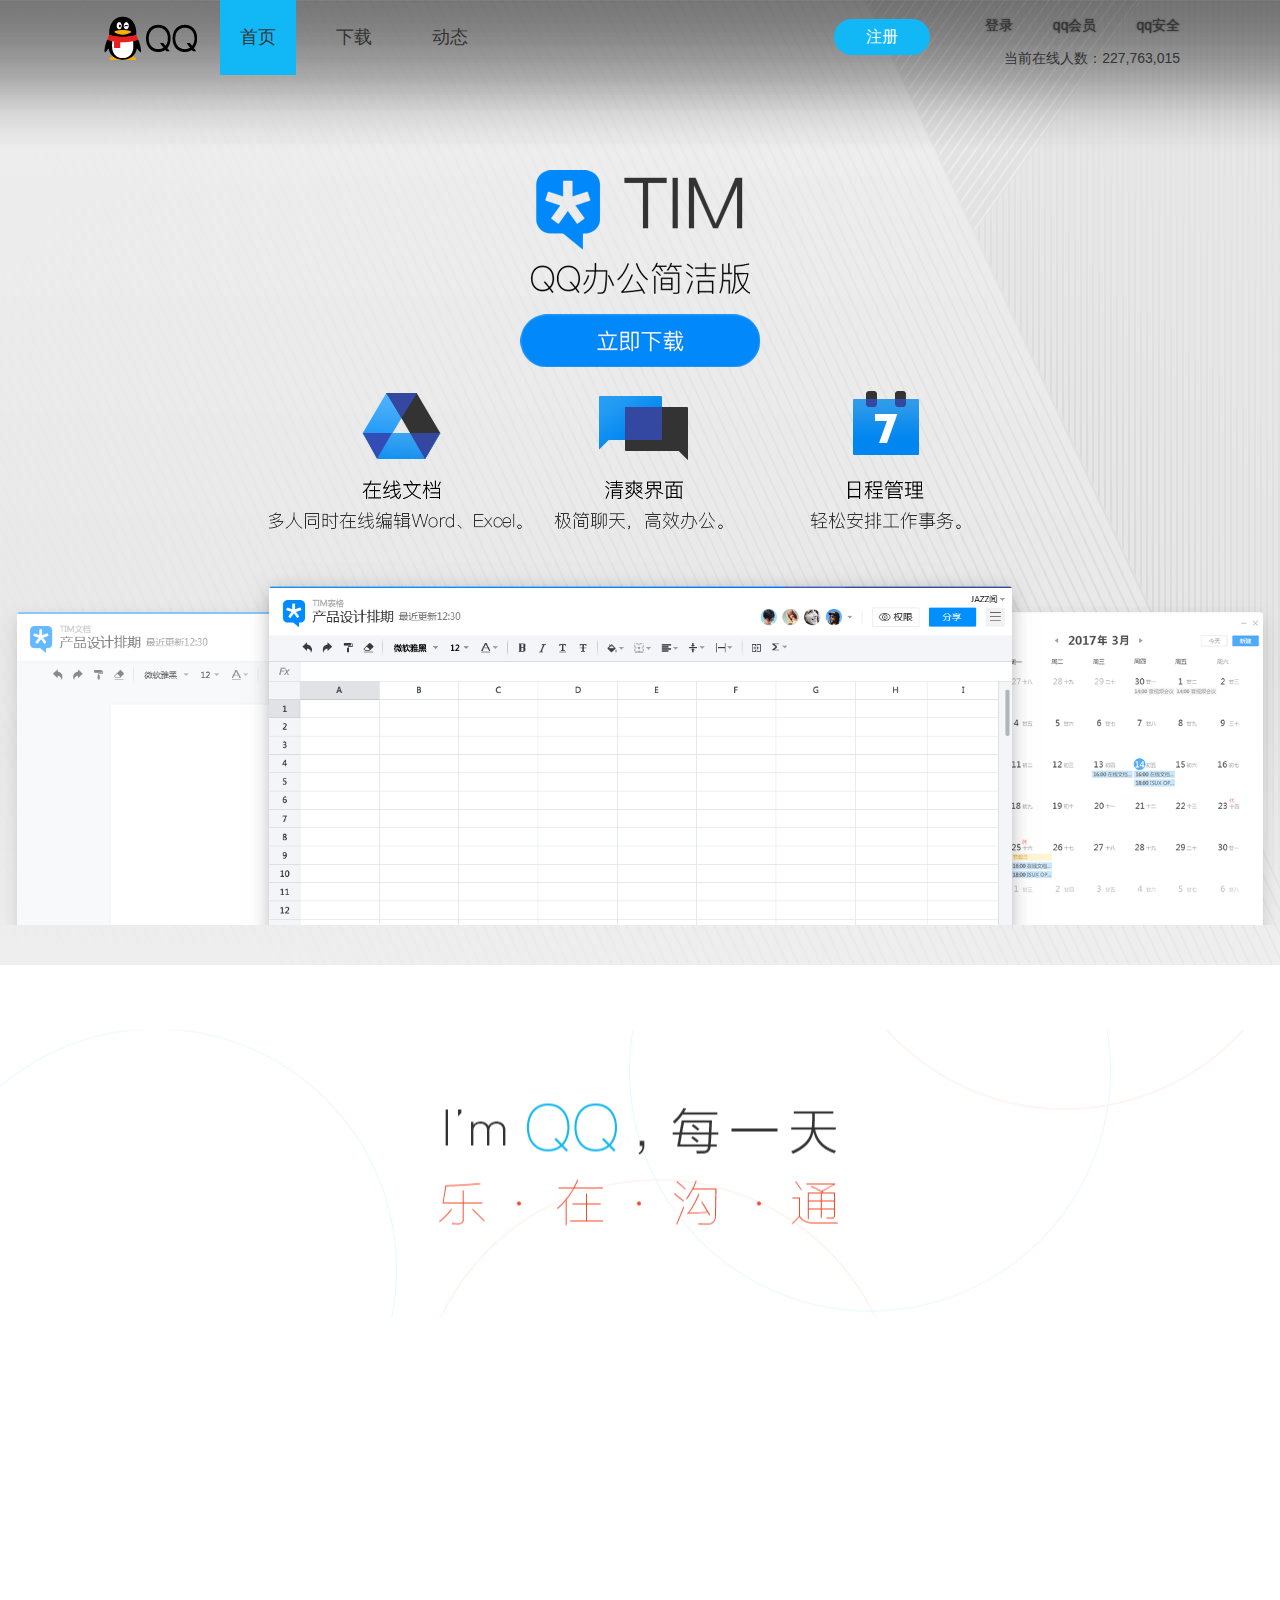
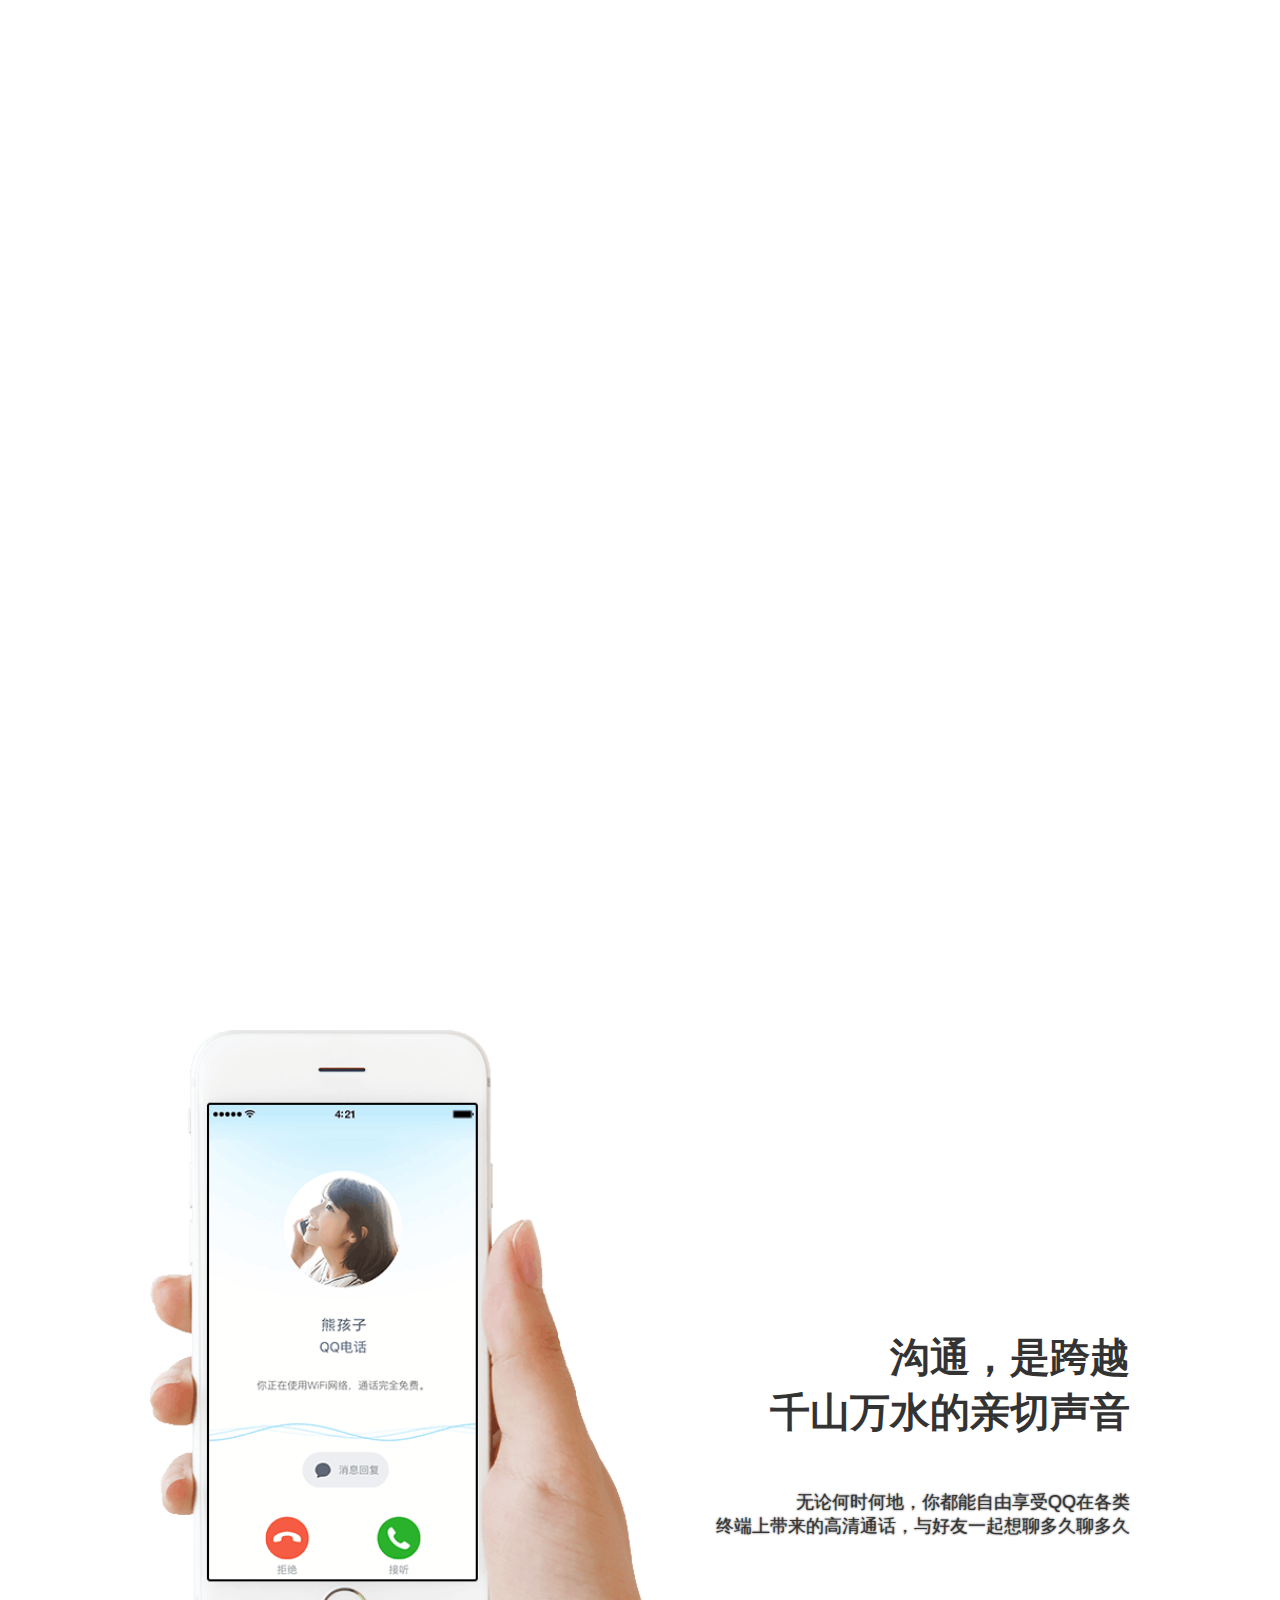
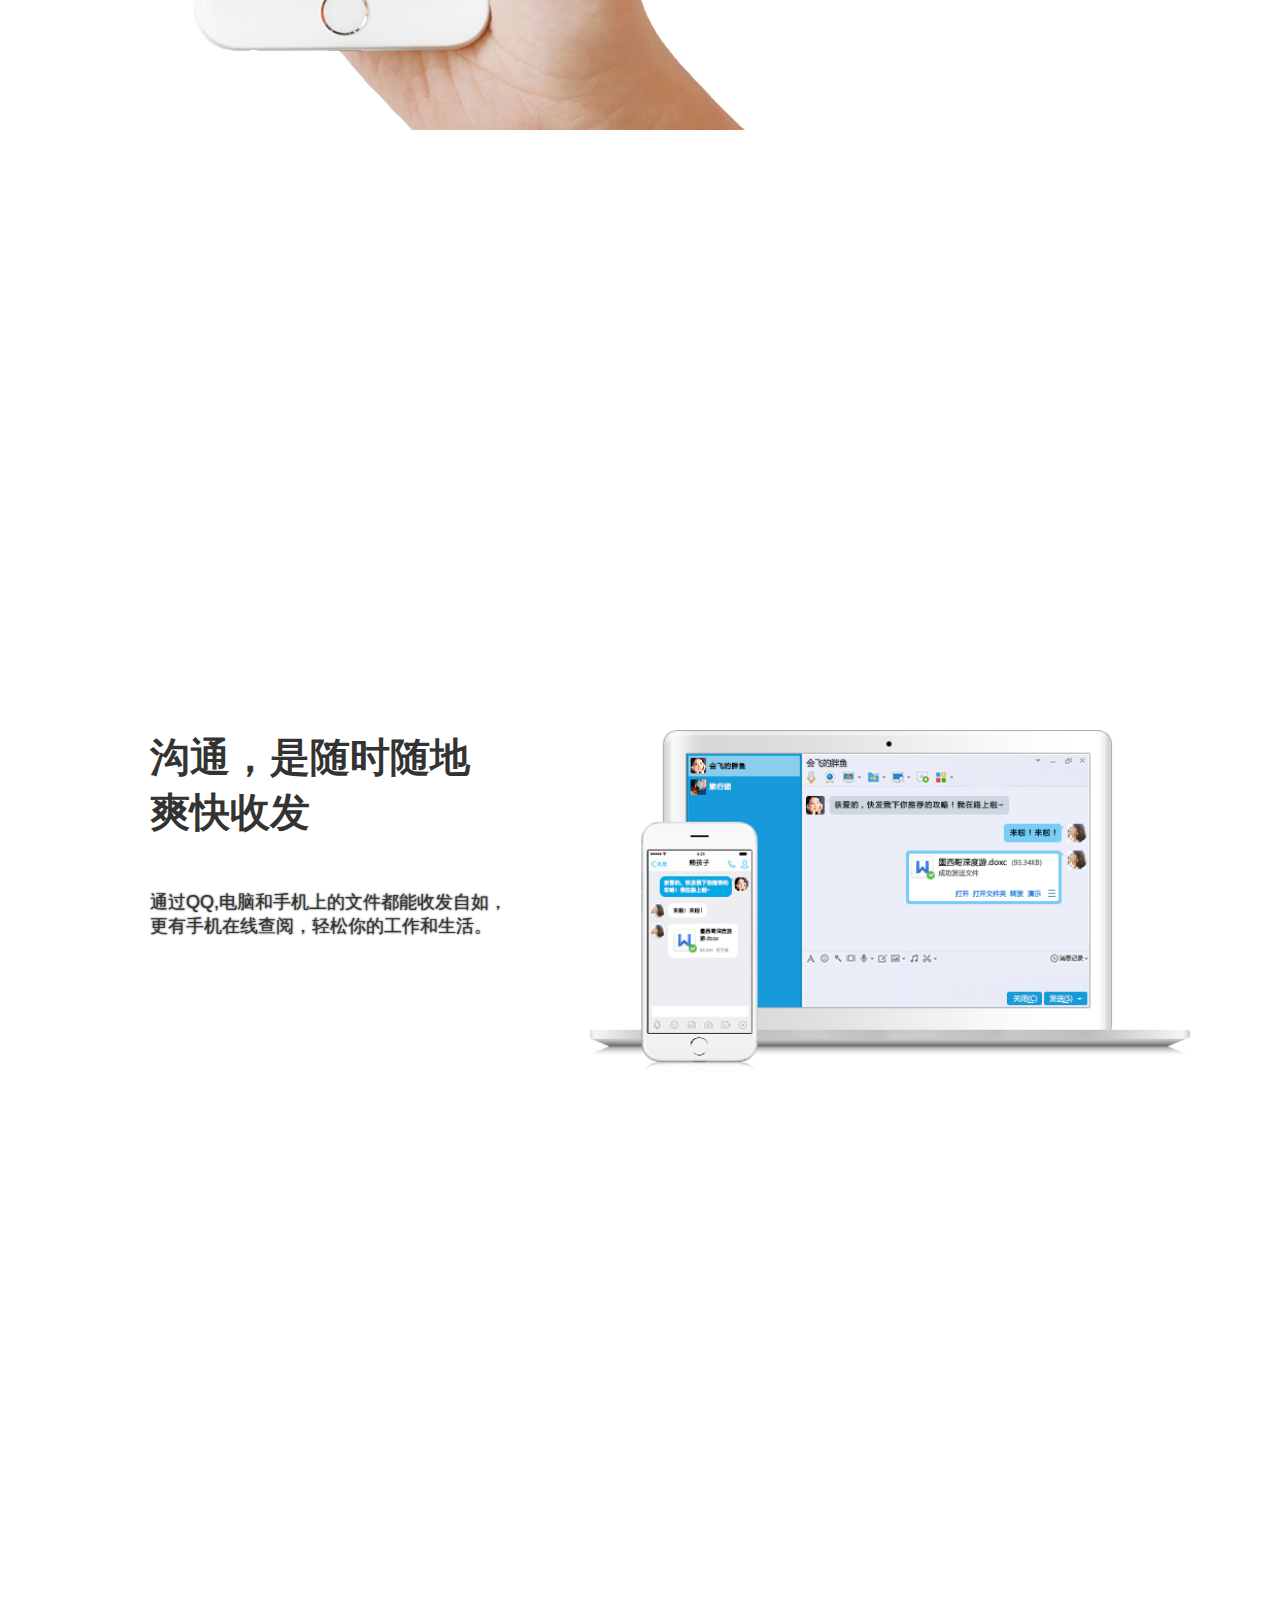
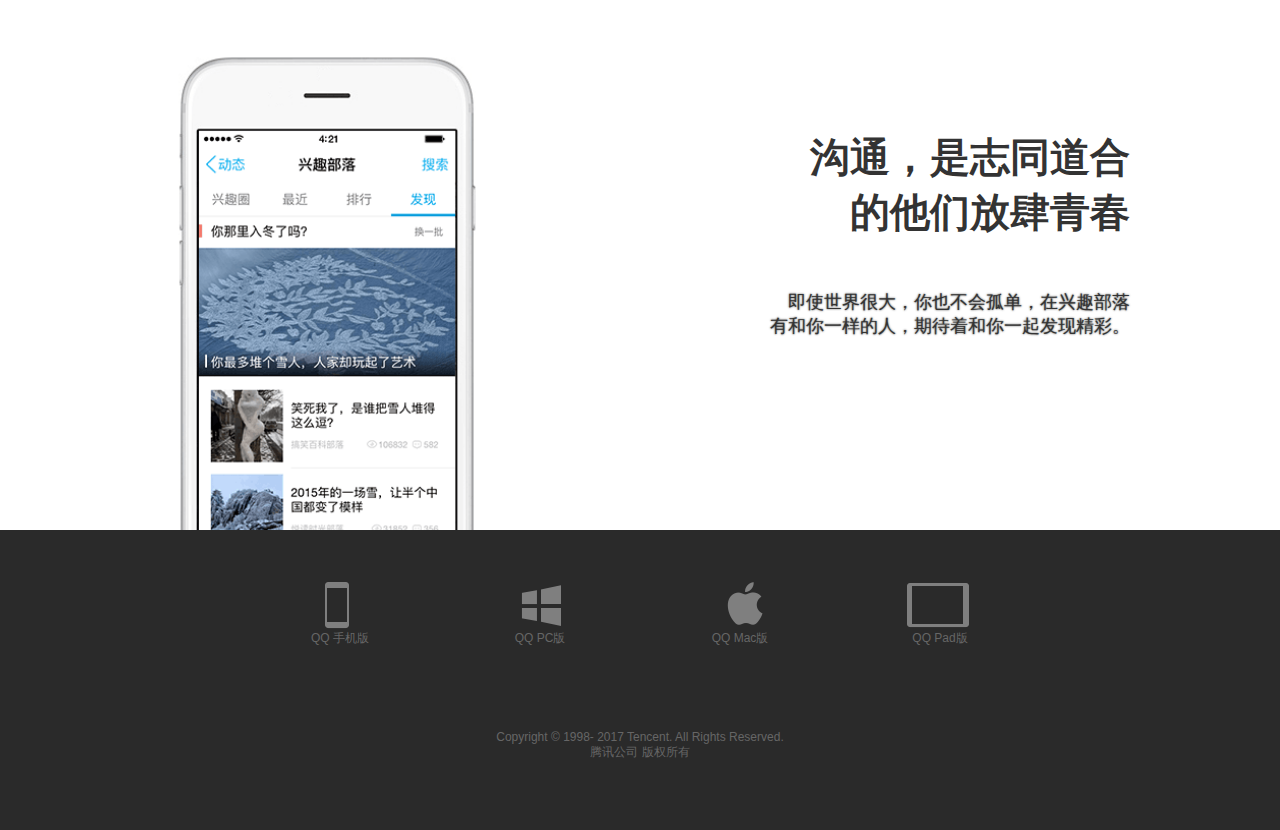
<file: 01/index.html>
<!DOCTYPE html>
<html lang="en">

<head>
    <meta charset="UTF-8">
    <title>QQTIM</title>
    <link rel="stylesheet" href="css/index.css">
</head>

<body>
    <!--导航-->
    <nav class="qq_nav">
        <div class="wrapper">
            <a href="#" class="logo"></a>
            <ul class="nav">
                <li><a class="active" href="#">首页</a></li>
                <li><a href="#">下载</a></li>
                <li><a href="#">动态</a></li>
            </ul>


            <div class="other">
                <ul>
                    <li><a href="#">qq安全</a></li>
                    <li><a href="#">qq会员</a></li>
                    <li><a href="#">登录</a></li>
                </ul>
                <span>当前在线人数：227,763,015</span>
            </div>
            <a href="#" class="register">注册</a>
        </div>

    </nav>
    <!--展示-->
    <section class="qq_banner">
        <img src="images/banner-logo.png" alt="">
        <img src="images/banner-download.png" alt="">
        <img src="images/banner-list.png" alt="">
        <img src="images/banner-product.png" alt="">
    </section>
    <!--语音-->
    <section class="qq_sound">
        <!--seo优化-->
        <h1>I'm QQ - 每一天，乐在沟通</h1>
        <div class="bg"></div>
        <div class="bg"></div>
        <div class="bg" data-stellar-background-ratio="0.3"></div>
        <div class="content">
            <div class="iphone"></div>
            <h2>沟通，是跨越<br>千山万水的亲切声音</h2>
            <p>无论何时何地，你都能自由享受QQ在各类<br>终端上带来的高清通话，与好友一起想聊多久聊多久</p>
        </div>

    </section>
    <!--文件-->
    <section class="qq_file">
        <div class="bg" data-stellar-background-ratio="0.3"></div>
        <div class="content">
            <h2>沟通，是随时随地<br>爽快收发</h2>
            <p>通过QQ,电脑和手机上的文件都能收发自如，<br>更有手机在线查阅，轻松你的工作和生活。</p>
            <div class="mac"></div>
        </div>
    </section>
    <!--兴趣-->
    <section class="qq_interest">
        <div class="bg" data-stellar-background-ratio="0.3"></div>
        <div class="content">
            <div class="phone"></div>
            <h2>沟通，是志同道合<br>的他们放肆青春</h2>
            <p>即使世界很大，你也不会孤单，在兴趣部落<br>有和你一样的人，期待着和你一起发现精彩。</p>
        </div>
    </section>
    <!--底部-->
    <footer class="qq_footer">
        <div class="content">
            <div class="plats">
                <a class="plmb" href="#" target="_blank">QQ 手机版</a>
                <a class="plpc" href="#" target="_blank">QQ PC版</a>
                <a class="plmac" href="#" target="_blank">QQ Mac版</a>
                <a class="plpad" href="#" target="_blank">QQ Pad版</a>
            </div>
            <p>Copyright © 1998- 2017 Tencent. All Rights Reserved.</p>
            <p>腾讯公司 版权所有</p>
        </div>
    </footer>
</body>

</html>
</file>
<file: 01/css/index.css>
/*============reset css===========*/
* {
    margin: 0;
    padding: 0;
}
body {
    font-size: 14px;
    font-family: "Microsoft YaHei", sans-serif;
    color: #333;
}
ul{
    list-style: none;
}
a{
    color: #333;
    text-decoration: none;
}
/*============model css===========*/
.qq_nav{
    height: 150px;
    background: url("../images/nav_bg.png") repeat-x;
    position: absolute;
    left: 0;
    top: 0;
    width: 100%;
}
.qq_nav .wrapper{
    width: 1080px;
    height: 75px;
    margin: 0 auto;
}
.qq_nav .wrapper .logo{
    width: 100px;
    height: 75px;
    background: url("../images/nav_brand.png") no-repeat center;
    float: left;
}
.qq_nav .wrapper .nav{
    float: left;
}
.qq_nav .wrapper .nav li{
    float: left;
 font-size: 18px;
 line-height: 75px;
 margin-left: 20px;
}
.qq_nav .wrapper .nav li a{
    display: block;
    padding: 0 20px;
}
.qq_nav .wrapper .nav li a.active,
.qq_nav .wrapper .nav li a:hover{
    background: #12b7f5;
}
.qq_nav .wrapper .register{
    float: right;
    height: 36px;
    line-height: 36px;
    width: 96px;
    background: #12b7f5;
    text-align: center;
    font-size: 16px;
    color: #fff;
    border-radius: 18px;
    margin-top:19px;

}
.qq_nav .wrapper .other{
    float: right;
    width: 250px;
    height: 75px;
}
.qq_nav .wrapper .other ul {
    width: 250px;
}
.qq_nav .wrapper .other ul li{
    float: right;
    margin-left:40px;
}
.qq_nav .wrapper .other ul li a{
    font-size: 14px;
    text-shadow: 0 0 2px #333;
    height: 50px;
    line-height: 50px;
}
.qq_nav .wrapper .other span{
    float: right;
}


.qq_banner{
    height: 880px;
    background: url("../images/banner-bg.jpg") no-repeat center top;
    padding-top: 150px;
}
.qq_banner img{
    display: block;
    margin: 20px auto 0;
}
.qq_banner img:last-child{
    width: 100%;
    /*自适应  等比例缩放  图片有这个特殊效果  */
}





.qq_sound h1{
    height: 300px;
    background: url("../images/sound-text.png") no-repeat center/cover;
    font-size: 0;
}
.qq_sound .bg{
    height: 500px;
    background: url("../images/sound-bg.jpg") no-repeat center/cover;
}

.qq_sound .content{
    height: 500px;
    width: 980px;
    margin: 0 auto;
    position: relative;
}
.qq_sound .content .iphone{
    position: absolute;
    left: 0;
    top: -200px;
    width: 700px;
    height: 700px;
    background: url("../images/sound-phone.png") no-repeat center top/cover;
}

.qq_sound .content h2{
    float: right;
    padding-top: 100px;
    width: 500px;
    text-align: right;
    font-size: 40px;
}
.qq_sound .content p{
    padding-top: 50px;
    float: right;
    width: 500px;
    text-align: right;
    font-size: 18px;
    text-shadow: 0 0 2px #333;
}



.qq_file .bg{
    height: 500px;
    background: url("../images/file-bg.jpg") no-repeat center/cover;
}
.qq_file .content{
    height: 500px;
    width: 980px;
    margin:  0 auto;
    position: relative;
}
.qq_file .content .mac{
    width: 600px;
    height: 340px;
    background: url("../images/file-mac.png") no-repeat center/cover; 
    position: absolute;
    right: -60px;
    top: 100px;
}
.qq_file .content h2{
   float: left;
   padding-top: 100px;
   width: 500px;
   text-align: left;
   font-size: 40px;

}
.qq_file .content p{
    padding-top: 50px;
    float: left;
    width: 500px;
    text-align: left;
    font-size: 18px;
    text-shadow: 0 0 2px #333;
}


.qq_interest{}
.qq_interest .bg{
    height: 500px;
    background: url("../images/interest-bg.jpg") no-repeat center/cover;
}
.qq_interest .content{
    height: 500px;
    width: 980px;
    margin: 0 auto;
    position: relative;
}
.qq_interest .content .phone{
    position: absolute;
    left: 0;
    top: 0;
    width: 350px;
    height: 500px;
    background: url("../images/interest-phone.png") no-repeat center top/cover;
}
.qq_interest .content h2{
    float: right;
    padding-top: 100px;
    width: 500px;
    text-align: right;
    font-size: 40px;
}
.qq_interest .content p{
    padding-top: 50px;
    float: right;
    width: 500px;
    text-align: right;
    font-size: 18px;
    text-shadow: 0 0 2px #333;
}



.qq_footer{
    height: 250px;
    background: #2a2a2a;
    font-size: 12px;
    text-align: center;
    padding-top: 50px;
    color: #666;
}
.plats{
    width: 800px;
    height: 150px;
    margin: 0 auto;
    display: block;
}
.plats a {
    float: left;
    background: transparent url(../images/footer.png) no-repeat 10px 0;
    text-align: center;
    font-size: 12px;
    color: #666;
    padding-top: 50px;
    width: 80px;
    margin: 0 60px;
}
.plats a:hover {
    color: #12b7f5;
}
.plats a.plmb {
    background-position: 0 0;
}
.plats a.plmb:hover {
    background-position: 0 -93px;
}
.plats a.plpc {
    background-position: -105px 0;
}
.plats a.plpc:hover {
    background-position: -105px -93px;
}
.plats a.plmac {
    background-position: -210px 0;
}
.plats a.plmac:hover {
    background-position: -210px -93px;
}
.plats a.plpad {
    background-position: -326px 0;
}
.plats a.plpad:hover {
    background-position: -326px -93px;
}

.qq_sound .bg,.qq_file .bg,.qq_interest .bg{
    background-attachment: fixed;
}
</file>
